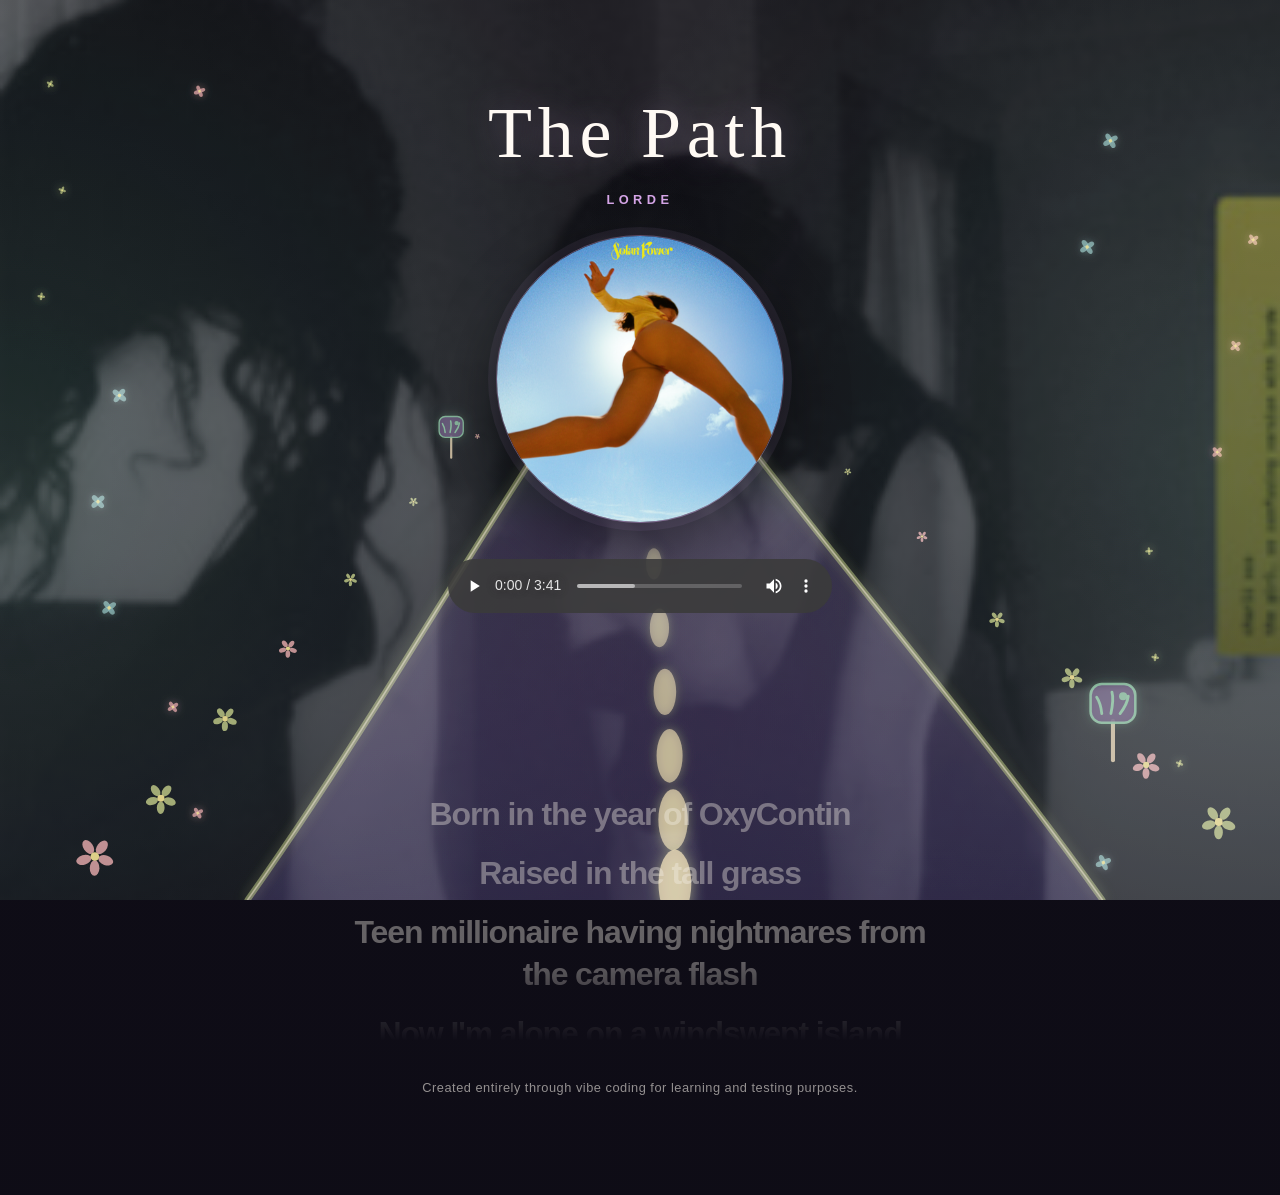
<file: index.html>
<!DOCTYPE html>
<html lang="en">
<head>
    <meta charset="UTF-8">
    <meta name="viewport" content="width=device-width, initial-scale=1">
    <title>The Path</title>
    <link rel="stylesheet" href="styles.css">
</head>
<body>
<canvas id="lyric-vj" aria-hidden="true"></canvas>
<h1>The Path</h1>
<h2>Lorde</h2>
<div class="album-visualizer">
    <canvas id="audio-visualizer" aria-hidden="true"></canvas>
    <img id="album-art" src="Lorde.png" alt="Lorde" width="300" height="300">
</div>

<audio id="music-player" controls preload="metadata" aria-label="Play The Path by Lorde">
    <source src="Lorde%20-%20The%20Path.mp3" type="audio/mpeg">
    Your browser does not support audio playback.
</audio>

<section class="lyrics" aria-label="Lyrics. Select a line to jump to that part of the song.">
    <div class="lyrics-viewport" id="lyrics-viewport">
        <div class="lyrics-track">
            <button class="lyric-line" type="button" data-time="21.47">Born in the year of OxyContin</button>
            <button class="lyric-line" type="button" data-time="25.82">Raised in the tall grass</button>
            <button class="lyric-line" type="button" data-time="31.73">Teen millionaire having nightmares from the camera flash</button>
            <button class="lyric-line" type="button" data-time="42.22">Now I'm alone on a windswept island</button>
            <button class="lyric-line" type="button" data-time="46.51">Caught in the complex divorce of the seasons</button>
            <button class="lyric-line" type="button" data-time="52.49">Won't take the call if it's the label or the radio</button>
            <button class="lyric-line" type="button" data-time="84.01">Arm in a cast at the museum gala</button>
            <button class="lyric-line" type="button" data-time="88.43">Fork in my purse to take home to my mother</button>
            <button class="lyric-line" type="button" data-time="94.47">Supermodels all dancing 'round a pharaoh's tomb</button>
            <button class="lyric-line" type="button" data-time="102.25">Now if you're looking for a saviour, well, that's not me</button>
            <button class="lyric-line" type="button" data-time="112.62">You need someone to take your pain for you?</button>
            <button class="lyric-line" type="button" data-time="118.62">Well, that's not me</button>
            <button class="lyric-line" type="button" data-time="124.48">'Cause we are all broken and sad</button>
            <button class="lyric-line" type="button" data-time="128.39">Where arе the dreams that we had?</button>
            <button class="lyric-line" type="button" data-time="130.80">Can't find thе dreams that we had</button>
            <button class="lyric-line" type="button" data-time="135.13">Ah-ah-ah, ah-ah-ah, ah-ah</button>
            <button class="lyric-line" type="button" data-time="143.37">Let's hope the sun will show us the path, path</button>
            <button class="lyric-line" type="button" data-time="154.06">Let's hope the sun will show us the path, path</button>
            <button class="lyric-line" type="button" data-time="164.19">I just hope the sun will show us the path</button>
            <button class="lyric-line" type="button" data-time="167.82">Saviour is not me</button>
            <button class="lyric-line" type="button" data-time="174.58">I just hope the sun will show us the path</button>
            <button class="lyric-line" type="button" data-time="178.28">Saviour is not me</button>
            <button class="lyric-line" type="button" data-time="184.96">I just hope the sun will show us the path, path</button>
            <button class="lyric-line" type="button" data-time="198.63">Path</button>
        </div>
    </div>
</section>

<footer class="site-note">
    Created entirely through vibe coding for learning and testing purposes.
</footer>

<script>
    const player = document.querySelector("#music-player");
    const albumArt = document.querySelector("#album-art");
    const lyricVj = document.querySelector("#lyric-vj");
    const lyricVjContext = lyricVj.getContext("2d");
    const previousVjFrame = document.createElement("canvas");
    const previousVjContext = previousVjFrame.getContext("2d");
    const visualizer = document.querySelector("#audio-visualizer");
    const visualizerContext = visualizer.getContext("2d");
    const lyricsViewport = document.querySelector("#lyrics-viewport");
    const lyricLines = document.querySelectorAll(".lyric-line");
    const reduceMotion = window.matchMedia("(prefers-reduced-motion: reduce)");
    let activeLyricIndex = -1;
    let audioContext;
    let analyser;
    let frequencyData = new Uint8Array(128);
    let animationFrame;
    let vjTransitionStarted = 0;
    let smoothedVjEnergy = 0;

    function resizeVisualizer() {
        const pixelRatio = window.devicePixelRatio || 1;
        const vjWidth = window.innerWidth;
        const vjHeight = window.innerHeight;
        lyricVj.width = Math.round(vjWidth * pixelRatio);
        lyricVj.height = Math.round(vjHeight * pixelRatio);
        lyricVjContext.setTransform(pixelRatio, 0, 0, pixelRatio, 0, 0);
        previousVjFrame.width = lyricVj.width;
        previousVjFrame.height = lyricVj.height;

        const bounds = visualizer.getBoundingClientRect();
        visualizer.width = Math.round(bounds.width * pixelRatio);
        visualizer.height = Math.round(bounds.height * pixelRatio);
        visualizerContext.setTransform(pixelRatio, 0, 0, pixelRatio, 0, 0);
    }

    function drawJourneyRoad(ctx, width, height, time, energy, palette) {
        const horizon = height * 0.36;
        const travel = (time * 0.2) % 1;
        const bend = Math.sin(time * 0.11) * width * 0.035;
        const centerAt = (depth) => width * 0.5
            + bend * depth
            + Math.sin(depth * 2 + time * 0.07) * width * 0.025 * depth;
        const roadHalfWidth = (depth) => width * (0.014 + depth * 0.32);
        const roadPoint = (depth, side) => ({
            x: centerAt(depth) + side * roadHalfWidth(depth),
            y: horizon + (height - horizon) * depth
        });

        ctx.save();
        ctx.beginPath();
        for (let step = 0; step <= 24; step += 1) {
            const point = roadPoint(step / 24, -1);
            if (step === 0) {
                ctx.moveTo(point.x, point.y);
            } else {
                ctx.lineTo(point.x, point.y);
            }
        }
        for (let step = 24; step >= 0; step -= 1) {
            const point = roadPoint(step / 24, 1);
            ctx.lineTo(point.x, point.y);
        }
        ctx.closePath();
        const roadPaint = ctx.createLinearGradient(0, horizon, 0, height);
        roadPaint.addColorStop(0, `rgba(${palette[0]}, 0.12)`);
        roadPaint.addColorStop(0.35, "rgba(91, 77, 117, 0.48)");
        roadPaint.addColorStop(1, "rgba(47, 41, 71, 0.76)");
        ctx.fillStyle = roadPaint;
        ctx.fill();

        ctx.lineCap = "round";
        for (const side of [-1, 1]) {
            ctx.beginPath();
            for (let step = 0; step <= 24; step += 1) {
                const point = roadPoint(step / 24, side);
                if (step === 0) {
                    ctx.moveTo(point.x, point.y);
                } else {
                    ctx.lineTo(point.x, point.y);
                }
            }
            ctx.strokeStyle = `rgba(${palette[1]}, ${0.52 + energy * 0.12})`;
            ctx.lineWidth = 6;
            ctx.shadowColor = `rgba(${palette[1]}, 0.46)`;
            ctx.shadowBlur = 14;
            ctx.stroke();
            ctx.strokeStyle = "rgba(255, 246, 222, 0.56)";
            ctx.lineWidth = 1.5;
            ctx.stroke();
        }

        ctx.shadowBlur = 0;
        for (let marker = 0; marker < 9; marker += 1) {
            const depth = (marker / 9 + travel) % 1;
            const point = roadPoint(depth, 0);
            const dashLength = 3 + depth * height * 0.075;
            const dashWidth = 1.5 + depth * width * 0.012;
            ctx.beginPath();
            ctx.ellipse(point.x, point.y, dashWidth, dashLength / 2, 0, 0, Math.PI * 2);
            ctx.fillStyle = `rgba(255, 239, 198, ${0.22 + depth * 0.58})`;
            ctx.shadowColor = `rgba(${palette[1]}, 0.7)`;
            ctx.shadowBlur = 3 + depth * 10;
            ctx.fill();
        }
        ctx.shadowBlur = 0;

        for (let marker = 0; marker < 16; marker += 1) {
            const depth = (marker / 16 + travel * 0.62) % 1;
            const side = marker % 2 === 0 ? -1 : 1;
            const x = centerAt(depth) + side * (roadHalfWidth(depth) + width * (0.035 + depth * 0.11));
            const y = horizon + (height - horizon) * depth;
            const scale = 0.16 + depth * 1.7;
            const bob = Math.sin(time * 0.72 + marker * 1.4) * (2 + depth * 9);
            const flowerRadius = 3 + scale * 3.5;

            ctx.save();
            ctx.translate(x, y + bob);
            ctx.scale(scale, scale);
            ctx.fillStyle = marker % 3 === 0 ? "rgba(255, 190, 189, 0.8)" : `rgba(${palette[1]}, 0.82)`;
            for (let petal = 0; petal < 5; petal += 1) {
                const angle = petal / 5 * Math.PI * 2 + time * 0.22;
                ctx.beginPath();
                ctx.ellipse(
                    Math.cos(angle) * flowerRadius * 0.72,
                    Math.sin(angle) * flowerRadius * 0.72,
                    flowerRadius * 0.48,
                    flowerRadius * 0.3,
                    angle,
                    0,
                    Math.PI * 2
                );
                ctx.fill();
            }
            ctx.beginPath();
            ctx.arc(0, 0, flowerRadius * 0.27, 0, Math.PI * 2);
            ctx.fillStyle = "rgba(255, 239, 160, 0.95)";
            ctx.fill();
            ctx.restore();
        }

        const encounter = activeLyricIndex < 2 ? "grass"
            : activeLyricIndex === 2 ? "flash"
                : activeLyricIndex <= 4 ? "island"
                    : activeLyricIndex === 5 ? "radio"
                        : activeLyricIndex === 6 ? "museum"
                            : activeLyricIndex === 7 ? "basket"
                                : activeLyricIndex === 8 ? "pyramid"
                                    : activeLyricIndex <= 11 ? "rain"
                                        : activeLyricIndex <= 15 ? "dream"
                                            : "sun";
        const encounterColor = encounter === "flash" || encounter === "sun"
            ? "255, 218, 142"
            : encounter === "island" || encounter === "grass"
                ? "144, 203, 164"
                : encounter === "dream"
                    ? "222, 172, 238"
                    : "255, 190, 189";

        for (let sign = 0; sign < 2; sign += 1) {
            const depth = (sign * 0.52 + travel * 0.46 + 0.08) % 1;
            const side = sign === 0 ? -1 : 1;
            const scale = 0.35 + depth * 0.9;
            const groundY = horizon + (height - horizon) * depth;
            const signX = centerAt(depth) + side * (
                roadHalfWidth(depth) + width * (0.055 + depth * 0.055)
            );
            const boardSize = 29 * scale;
            const boardY = groundY - 47 * scale;
            const bob = Math.sin(time * 0.55 + sign * 2) * (2 + depth * 5);

            ctx.save();
            ctx.translate(signX, boardY + bob);
            ctx.scale(scale, scale);
            ctx.strokeStyle = "rgba(255, 234, 196, 0.8)";
            ctx.lineWidth = 4;
            ctx.beginPath();
            ctx.moveTo(0, 16);
            ctx.lineTo(0, 55);
            ctx.stroke();
            ctx.beginPath();
            ctx.roundRect(-22, -20, 44, 38, 11);
            ctx.fillStyle = "rgba(92, 75, 109, 0.86)";
            ctx.shadowColor = `rgba(${encounterColor}, 0.42)`;
            ctx.shadowBlur = 12;
            ctx.fill();
            ctx.shadowBlur = 0;
            ctx.strokeStyle = `rgba(${encounterColor}, 0.88)`;
            ctx.lineWidth = 2.5;
            ctx.stroke();
            ctx.strokeStyle = `rgba(${encounterColor}, 0.95)`;
            ctx.fillStyle = `rgba(${encounterColor}, 0.88)`;
            ctx.lineWidth = 2.8;
            ctx.lineCap = "round";
            ctx.lineJoin = "round";
            ctx.beginPath();

            if (encounter === "grass") {
                ctx.moveTo(-11, 9);
                ctx.quadraticCurveTo(-12, -1, -16, -7);
                ctx.moveTo(-2, 9);
                ctx.quadraticCurveTo(1, -5, -1, -12);
                ctx.moveTo(7, 9);
                ctx.quadraticCurveTo(14, 0, 15, -8);
                ctx.stroke();
                ctx.beginPath();
                ctx.arc(10, -8, 4, 0, Math.PI * 2);
                ctx.fill();
            } else if (encounter === "flash") {
                ctx.moveTo(0, -14);
                ctx.lineTo(3, -5);
                ctx.lineTo(12, -3);
                ctx.lineTo(4, 2);
                ctx.lineTo(6, 12);
                ctx.lineTo(-1, 5);
                ctx.lineTo(-10, 10);
                ctx.lineTo(-6, 1);
                ctx.lineTo(-13, -5);
                ctx.lineTo(-4, -6);
                ctx.closePath();
                ctx.fill();
            } else if (encounter === "island") {
                ctx.moveTo(-15, 8);
                ctx.quadraticCurveTo(0, 2, 15, 8);
                ctx.moveTo(0, 7);
                ctx.lineTo(2, -11);
                ctx.moveTo(2, -9);
                ctx.quadraticCurveTo(7, -15, 12, -12);
                ctx.moveTo(2, -8);
                ctx.quadraticCurveTo(-5, -14, -9, -12);
                ctx.stroke();
            } else if (encounter === "radio") {
                ctx.moveTo(-13, 5);
                ctx.quadraticCurveTo(-16, 0, -12, -4);
                ctx.lineTo(-7, -8);
                ctx.quadraticCurveTo(-4, -10, -2, -6);
                ctx.lineTo(1, -1);
                ctx.quadraticCurveTo(3, 2, 0, 5);
                ctx.quadraticCurveTo(6, 13, 12, 7);
                ctx.lineTo(15, 4);
                ctx.quadraticCurveTo(18, 1, 15, -2);
                ctx.lineTo(10, -6);
                ctx.stroke();
            } else if (encounter === "museum") {
                for (const columnX of [-10, 0, 10]) {
                    ctx.moveTo(columnX, -4);
                    ctx.lineTo(columnX, 10);
                }
                ctx.moveTo(-15, -7);
                ctx.lineTo(0, -14);
                ctx.lineTo(15, -7);
                ctx.moveTo(-15, 12);
                ctx.lineTo(15, 12);
                ctx.stroke();
            } else if (encounter === "basket") {
                ctx.moveTo(-13, -3);
                ctx.lineTo(13, -3);
                ctx.lineTo(10, 10);
                ctx.lineTo(-10, 10);
                ctx.closePath();
                ctx.moveTo(-7, -4);
                ctx.quadraticCurveTo(0, -16, 7, -4);
                ctx.stroke();
            } else if (encounter === "pyramid") {
                ctx.moveTo(-14, 10);
                ctx.lineTo(0, -13);
                ctx.lineTo(14, 10);
                ctx.closePath();
                ctx.moveTo(0, -13);
                ctx.lineTo(2, 10);
                ctx.stroke();
            } else if (encounter === "rain") {
                ctx.arc(-3, -5, 8, Math.PI, 0);
                ctx.arc(5, -5, 6, Math.PI, 0);
                ctx.moveTo(-7, -5);
                ctx.lineTo(11, -5);
                ctx.moveTo(-5, 0);
                ctx.lineTo(-8, 7);
                ctx.moveTo(4, 0);
                ctx.lineTo(1, 7);
                ctx.stroke();
            } else if (encounter === "dream") {
                ctx.moveTo(0, -14);
                ctx.lineTo(4, -4);
                ctx.lineTo(14, 0);
                ctx.lineTo(4, 4);
                ctx.lineTo(0, 14);
                ctx.lineTo(-4, 4);
                ctx.lineTo(-14, 0);
                ctx.lineTo(-4, -4);
                ctx.closePath();
                ctx.fill();
            } else {
                ctx.arc(0, 0, 8, 0, Math.PI * 2);
                ctx.fill();
                ctx.moveTo(0, -16);
                ctx.lineTo(0, -12);
                ctx.moveTo(0, 12);
                ctx.lineTo(0, 16);
                ctx.moveTo(-16, 0);
                ctx.lineTo(-12, 0);
                ctx.moveTo(12, 0);
                ctx.lineTo(16, 0);
                ctx.stroke();
            }
            ctx.restore();
        }

        ctx.restore();
    }

    function drawLyricVj() {
        const width = window.innerWidth;
        const height = window.innerHeight;
        const time = performance.now() / 1000;
        const rawEnergy = frequencyData.reduce((sum, value) => sum + value, 0)
            / frequencyData.length / 255;
        smoothedVjEnergy += (rawEnergy - smoothedVjEnergy) * 0.035;
        const energy = smoothedVjEnergy;
        const ctx = lyricVjContext;
        const palette = activeLyricIndex >= 16
            ? ["188, 151, 230", "255, 193, 219"]
            : activeLyricIndex >= 12
                ? ["188, 151, 230", "255, 193, 219"]
                : activeLyricIndex === 8
                    ? ["243, 151, 103", "255, 218, 143"]
                    : activeLyricIndex === 6
                        ? ["181, 162, 222", "255, 192, 171"]
                        : activeLyricIndex === 2
                            ? ["255, 197, 157", "255, 240, 178"]
                            : ["129, 194, 165", "210, 220, 150"];

        ctx.clearRect(0, 0, width, height);
        for (const side of [0, 1]) {
            const glowX = side === 0 ? 0 : width;
            const glow = ctx.createRadialGradient(glowX, height * 0.52, 0, glowX, height * 0.52, width * 0.58);
            glow.addColorStop(0, `rgba(${palette[0]}, ${0.2 + energy * 0.1})`);
            glow.addColorStop(0.48, `rgba(${palette[0]}, ${0.1 + energy * 0.06})`);
            glow.addColorStop(1, `rgba(${palette[0]}, 0)`);
            ctx.fillStyle = glow;
            ctx.fillRect(0, 0, width, height);
        }

        drawJourneyRoad(ctx, width, height, time, energy, palette);

        if (activeLyricIndex === 1) {
            for (let side = 0; side < 2; side += 1) {
                for (let blade = 0; blade < 22; blade += 1) {
                    const x = side === 0
                        ? 12 + blade * width * 0.018
                        : width - 12 - blade * width * 0.018;
                    const sway = Math.sin(time * 0.75 + blade * 0.32 + side) * 42;
                    ctx.beginPath();
                    ctx.moveTo(x, height);
                    ctx.quadraticCurveTo(x + sway * 0.4, height * 0.78, x + sway, height * (0.49 + (blade % 5) * 0.055));
                    ctx.strokeStyle = `rgba(${palette[0]}, ${0.42 + energy * 0.3})`;
                    ctx.lineWidth = blade % 4 === 0 ? 3 : 1.8;
                    ctx.stroke();
                }
            }
        } else if (activeLyricIndex === 2) {
            const flash = 0.42 + (0.5 + Math.sin(time * 0.7)) * 0.2 + energy * 0.16;
            for (const x of [width * 0.08, width * 0.92]) {
                const glow = ctx.createRadialGradient(x, height * 0.28, 0, x, height * 0.28, width * 0.32);
                glow.addColorStop(0, `rgba(${palette[1]}, ${flash})`);
                glow.addColorStop(0.35, `rgba(${palette[1]}, ${flash * 0.34})`);
                glow.addColorStop(1, `rgba(${palette[1]}, 0)`);
                ctx.fillStyle = glow;
                ctx.fillRect(0, 0, width, height * 0.65);
            }
        } else if ([3, 4].includes(activeLyricIndex)) {
            const horizon = height * 0.72;
            ctx.beginPath();
            ctx.moveTo(0, horizon);
            ctx.quadraticCurveTo(width * 0.18, horizon - height * 0.12 + Math.sin(time * 0.35) * 16, width * 0.36, horizon);
            ctx.quadraticCurveTo(width * 0.46, horizon + height * 0.06 + Math.sin(time * 0.35 + 1) * 14, width * 0.55, horizon - height * 0.01);
            ctx.lineTo(width, horizon + height * 0.08);
            ctx.strokeStyle = `rgba(${palette[0]}, ${0.55 + energy * 0.3})`;
            ctx.lineWidth = 4;
            ctx.stroke();
            for (let wave = 0; wave < 5; wave += 1) {
                const y = horizon + 18 + wave * 28;
                ctx.beginPath();
                const waveMotion = Math.sin(time * 0.65 + wave * 0.55) * 24;
                ctx.moveTo(0, y + waveMotion);
                ctx.bezierCurveTo(width * 0.25, y - waveMotion, width * 0.7, y + waveMotion, width, y - waveMotion);
                ctx.strokeStyle = `rgba(${palette[1]}, ${0.25 + energy * 0.2})`;
                ctx.lineWidth = 2 + wave % 2;
                ctx.stroke();
            }
            if (activeLyricIndex === 4) {
                for (let leaf = 0; leaf < 28; leaf += 1) {
                    const x = (leaf * 139.7 % 997) / 997 * width
                        + Math.sin(time * 0.24 + leaf * 0.8) * 34;
                    const y = (leaf * 241.3 % 991) / 991 * height
                        + Math.sin(time * 0.38 + leaf * 1.3) * 38;
                    ctx.save();
                    ctx.translate(x, y);
                    ctx.rotate(Math.sin(time * 0.42 + leaf) * 0.85 + leaf);
                    ctx.beginPath();
                    ctx.ellipse(0, 0, 2 + leaf % 3, 5 + leaf % 4, 0, 0, Math.PI * 2);
                    ctx.fillStyle = `rgba(${palette[1]}, 0.7)`;
                    ctx.fill();
                    ctx.restore();
                }
            }
        } else if (activeLyricIndex === 5) {
            for (const x of [width * 0.08, width * 0.92]) {
                for (let ring = 0; ring < 4; ring += 1) {
                    ctx.beginPath();
                    ctx.arc(x, height * 0.44, 12 + ring * 24 + Math.sin(time * 0.8 + ring * 0.5) * 10, -Math.PI * 0.42, Math.PI * 0.42);
                    ctx.strokeStyle = `rgba(${palette[0]}, ${0.72 - ring * 0.1 + energy * 0.15})`;
                    ctx.lineWidth = 4 - ring * 0.5;
                    ctx.stroke();
                }
            }
        } else if (activeLyricIndex === 6) {
            for (let side = 0; side < 2; side += 1) {
                const x = side === 0 ? width * 0.09 : width * 0.91;
                for (let column = 0; column < 3; column += 1) {
                    const columnX = x + (side === 0 ? 1 : -1) * column * 24
                        + Math.sin(time * 0.3 + column * 0.5 + side) * 5;
                    ctx.strokeStyle = `rgba(${palette[0]}, ${0.62 + energy * 0.25})`;
                    ctx.lineWidth = 2;
                    ctx.beginPath();
                    ctx.moveTo(columnX, height * 0.24);
                    ctx.lineTo(columnX, height * 0.84);
                    ctx.moveTo(columnX - 7, height * 0.24);
                    ctx.lineTo(columnX + 7, height * 0.24);
                    ctx.moveTo(columnX - 7, height * 0.84);
                    ctx.lineTo(columnX + 7, height * 0.84);
                    ctx.stroke();
                }
            }
        } else if (activeLyricIndex === 7) {
            for (const x of [width * 0.12, width * 0.88]) {
                const direction = x < width / 2 ? 1 : -1;
                ctx.strokeStyle = `rgba(${palette[1]}, ${0.74 + energy * 0.2})`;
                ctx.lineWidth = 4;
                ctx.beginPath();
                ctx.moveTo(x, height * 0.36);
                ctx.lineTo(x, height * 0.64);
                ctx.moveTo(x - 10 * direction, height * 0.36);
                ctx.lineTo(x + 10 * direction, height * 0.36);
                ctx.moveTo(x - 7 * direction, height * 0.43);
                ctx.lineTo(x - 7 * direction, height * 0.58);
                ctx.moveTo(x, height * 0.43);
                ctx.lineTo(x, height * 0.58);
                ctx.moveTo(x + 7 * direction, height * 0.43);
                ctx.lineTo(x + 7 * direction, height * 0.58);
                ctx.stroke();
            }
        } else if (activeLyricIndex === 8) {
            for (const x of [width * 0.08, width * 0.92]) {
                const size = Math.min(width * 0.18, height * 0.24)
                    * (1 + Math.sin(time * 0.6 + x) * 0.08);
                const pyramidY = height * 0.77 + Math.sin(time * 0.48 + x) * 10;
                ctx.beginPath();
                ctx.moveTo(x, pyramidY);
                ctx.lineTo(x + (x < width / 2 ? size : -size), pyramidY);
                ctx.lineTo(x, pyramidY - size * 0.82);
                ctx.closePath();
                ctx.fillStyle = `rgba(${palette[0]}, ${0.35 + energy * 0.2})`;
                ctx.fill();
                ctx.strokeStyle = `rgba(${palette[1]}, ${0.88})`;
                ctx.lineWidth = 4;
                ctx.stroke();
            }
        } else if (activeLyricIndex >= 9 && activeLyricIndex <= 11) {
            for (let drop = 0; drop < 55; drop += 1) {
                const x = (drop * 83.7 % 997) / 997 * width;
                const progress = (drop * 0.173 + time * 0.19) % 1;
                const y = progress * height;
                const visibility = Math.sin(progress * Math.PI);
                ctx.beginPath();
                ctx.moveTo(x, y);
                ctx.lineTo(x - 4, y + 20 + energy * 14);
                ctx.strokeStyle = `rgba(${palette[1]}, ${visibility * 0.6})`;
                ctx.lineWidth = 3;
                ctx.stroke();
            }
        } else if (activeLyricIndex >= 12 && activeLyricIndex <= 15) {
            for (let star = 0; star < 42; star += 1) {
                const x = (star * 127.1 % 1000) / 1000 * width;
                const y = (star * 311.7 % 1000) / 1000 * height;
                if (Math.abs(x - width / 2) < width * 0.24 && y > height * 0.25 && y < height * 0.78) {
                    continue;
                }
                const twinkle = 0.62 + 0.38 * Math.sin(time * (0.32 + star % 4 * 0.08) + star);
                const driftX = Math.sin(time * 0.18 + star * 0.7) * 22;
                const driftY = Math.cos(time * 0.16 + star * 0.55) * 18;
                ctx.beginPath();
                ctx.arc(x + driftX, y + driftY, 2 + energy * 3 + (star % 3) * 0.7, 0, Math.PI * 2);
                ctx.fillStyle = `rgba(${palette[1]}, ${twinkle * 0.82})`;
                ctx.fill();
            }
        } else if (activeLyricIndex >= 16) {
            const sunX = width * (0.5 + Math.sin(time * 0.12) * 0.025);
            const sunY = height * (0.22 + Math.sin(time * 0.3) * 0.035);
            const sunRadius = Math.min(width, height) * (0.045 + energy * 0.012 + Math.sin(time * 0.42) * 0.004);
            const sunGlow = ctx.createRadialGradient(sunX, sunY, sunRadius * 0.2, sunX, sunY, sunRadius * 5);
            sunGlow.addColorStop(0, `rgba(${palette[1]}, ${0.65 + energy * 0.25})`);
            sunGlow.addColorStop(0.32, `rgba(${palette[0]}, ${0.3 + energy * 0.18})`);
            sunGlow.addColorStop(1, `rgba(${palette[0]}, 0)`);
            ctx.fillStyle = sunGlow;
            ctx.fillRect(sunX - sunRadius * 5, sunY - sunRadius * 5, sunRadius * 10, sunRadius * 10);
            ctx.beginPath();
            ctx.arc(sunX, sunY, sunRadius, 0, Math.PI * 2);
            ctx.fillStyle = `rgba(${palette[1]}, 0.8)`;
            ctx.fill();
        } else if (activeLyricIndex === 0) {
            for (let particle = 0; particle < 18; particle += 1) {
                const x = (particle * 173.3 % 997) / 997 * width;
                const y = (particle * 251.9 % 991) / 991 * height;
                const drift = Math.sin(time * 0.35 + particle * 0.7) * 26;
                const bob = Math.cos(time * 0.28 + particle) * 22;
                ctx.beginPath();
                ctx.arc(x + drift, y + bob, 2.5 + energy * 3, 0, Math.PI * 2);
                ctx.fillStyle = `rgba(${palette[0]}, ${0.65 + energy * 0.25})`;
                ctx.shadowColor = `rgba(${palette[1]}, 0.9)`;
                ctx.shadowBlur = 12;
                ctx.fill();
            }
        }

        const floatingPetalColors = [palette[1], "255, 190, 189", "162, 211, 207"];
        for (let petal = 0; petal < 18; petal += 1) {
            const side = petal % 2 === 0 ? 0 : 1;
            const baseX = side === 0
                ? width * (0.035 + (Math.floor(petal / 2) % 3) * 0.055)
                : width * (0.965 - (Math.floor(petal / 2) % 3) * 0.055);
            const x = baseX + Math.sin(time * 0.2 + petal * 1.3) * 18;
            const y = height * ((petal * 0.173 + time * 0.035) % 0.92 + 0.04);
            const size = 3 + petal % 3 * 1.6;
            const color = floatingPetalColors[petal % floatingPetalColors.length];

            ctx.save();
            ctx.translate(x, y);
            ctx.rotate(Math.sin(time * 0.32 + petal) * 0.8 + time * 0.12);
            ctx.fillStyle = `rgba(${color}, 0.72)`;
            ctx.shadowColor = `rgba(${color}, 0.42)`;
            ctx.shadowBlur = 7;
            for (let lobe = 0; lobe < 4; lobe += 1) {
                ctx.beginPath();
                ctx.ellipse(
                    Math.cos(lobe * Math.PI / 2) * size * 0.62,
                    Math.sin(lobe * Math.PI / 2) * size * 0.62,
                    size * 0.68,
                    size * 0.42,
                    lobe * Math.PI / 2,
                    0,
                    Math.PI * 2
                );
                ctx.fill();
            }
            ctx.shadowBlur = 0;
            ctx.beginPath();
            ctx.arc(0, 0, size * 0.28, 0, Math.PI * 2);
            ctx.fillStyle = "rgba(255, 239, 160, 0.9)";
            ctx.fill();
            ctx.restore();
        }

        const transitionProgress = vjTransitionStarted
            ? Math.min((performance.now() - vjTransitionStarted) / 1250, 1)
            : 1;
        if (transitionProgress < 1) {
            ctx.save();
            ctx.globalAlpha = 1 - transitionProgress;
            ctx.drawImage(previousVjFrame, 0, 0, width, height);
            ctx.restore();
        } else {
            vjTransitionStarted = 0;
        }

        ctx.shadowBlur = 0;
    }

    function beginVjTransition() {
        if (reduceMotion.matches || activeLyricIndex < 0) {
            return;
        }

        previousVjContext.clearRect(0, 0, previousVjFrame.width, previousVjFrame.height);
        previousVjContext.drawImage(lyricVj, 0, 0);
        vjTransitionStarted = performance.now();
    }

    function drawVisualizer() {
        const width = visualizer.clientWidth;
        const height = visualizer.clientHeight;
        const centerX = width / 2;
        const centerY = height / 2;
        const radius = Math.min(width, height) * 0.405;
        const barCount = 96;

        visualizerContext.clearRect(0, 0, width, height);
        analyser.getByteFrequencyData(frequencyData);
        visualizerContext.lineCap = "round";
        visualizerContext.strokeStyle = "rgba(214, 166, 232, 0.86)";
        visualizerContext.shadowColor = "rgba(214, 166, 232, 0.8)";
        visualizerContext.shadowBlur = 12;

        for (let index = 0; index < barCount; index += 1) {
            const frequencyIndex = Math.floor(index / barCount * frequencyData.length * 0.72);
            const amplitude = frequencyData[frequencyIndex] / 255;
            const barLength = 3 + amplitude * Math.min(width * 0.12, 30);
            const angle = index / barCount * Math.PI * 2 - Math.PI / 2;
            const innerX = centerX + Math.cos(angle) * radius;
            const innerY = centerY + Math.sin(angle) * radius;
            const outerX = centerX + Math.cos(angle) * (radius + barLength);
            const outerY = centerY + Math.sin(angle) * (radius + barLength);

            visualizerContext.beginPath();
            visualizerContext.moveTo(innerX, innerY);
            visualizerContext.lineTo(outerX, outerY);
            visualizerContext.lineWidth = index % 3 === 0 ? 2 : 1.5;
            visualizerContext.stroke();
        }

        visualizerContext.shadowBlur = 0;
    }

    function renderVjFrame() {
        if (analyser && !player.paused) {
            drawVisualizer();
        }
        drawLyricVj();

        if (!reduceMotion.matches) {
            animationFrame = requestAnimationFrame(renderVjFrame);
        } else {
            animationFrame = 0;
        }
    }

    function startVjAnimation() {
        if (reduceMotion.matches) {
            drawLyricVj();
            return;
        }

        if (!animationFrame) {
            animationFrame = requestAnimationFrame(renderVjFrame);
        }
    }

    async function startVisualizer() {
        if (!window.AudioContext) {
            console.error("Audio visualization is unavailable because Web Audio is not supported.");
            return;
        }

        try {
            if (!audioContext) {
                audioContext = new AudioContext();
                analyser = audioContext.createAnalyser();
                analyser.fftSize = 256;
                frequencyData = new Uint8Array(analyser.frequencyBinCount);
                const source = audioContext.createMediaElementSource(player);
                source.connect(analyser);
                analyser.connect(audioContext.destination);
            }

            await audioContext.resume();
            if (player.paused) {
                return;
            }

            startVjAnimation();
        } catch (error) {
            console.error("Unable to start the audio visualizer.", error);
        }
    }

    function setPlaying(isPlaying) {
        albumArt.classList.toggle("is-playing", isPlaying);
        if (!isPlaying) {
            if (analyser) {
                frequencyData.fill(0);
            }
            visualizerContext.clearRect(0, 0, visualizer.width, visualizer.height);
        }
    }

    function updateLyrics() {
        let nextIndex = -1;
        for (let index = 0; index < lyricLines.length; index += 1) {
            if (player.currentTime < Number(lyricLines[index].dataset.time)) {
                break;
            }
            nextIndex = index;
        }

        if (nextIndex === activeLyricIndex) {
            return;
        }

        if (activeLyricIndex >= 0) {
            beginVjTransition();
            lyricLines[activeLyricIndex].classList.remove("is-active");
            lyricLines[activeLyricIndex].setAttribute("aria-pressed", "false");
        }

        if (nextIndex === -1) {
            activeLyricIndex = -1;
            return;
        }

        const activeLine = lyricLines[nextIndex];
        activeLine.classList.add("is-active");
        activeLine.setAttribute("aria-pressed", "true");
        lyricsViewport.scrollTo({
            top: activeLine.offsetTop - (lyricsViewport.clientHeight - activeLine.clientHeight) / 2,
            behavior: reduceMotion.matches ? "auto" : "smooth"
        });
        activeLyricIndex = nextIndex;
        if (reduceMotion.matches && !player.paused && frequencyData) {
            drawLyricVj();
        }
    }

    lyricLines.forEach((line) => {
        line.setAttribute("aria-pressed", "false");
        line.addEventListener("click", async () => {
            player.currentTime = Number(line.dataset.time);
            updateLyrics();

            try {
                await player.play();
            } catch (error) {
                console.error("Unable to start playback from the selected lyric.", error);
            }
        });
    });

    resizeVisualizer();
    drawLyricVj();
    startVjAnimation();
    window.addEventListener("resize", resizeVisualizer);
    player.addEventListener("play", () => {
        setPlaying(true);
        startVisualizer();
    });
    player.addEventListener("pause", () => setPlaying(false));
    player.addEventListener("ended", () => setPlaying(false));
    player.addEventListener("loadedmetadata", updateLyrics);
    player.addEventListener("timeupdate", updateLyrics);
    player.addEventListener("seeked", updateLyrics);
    reduceMotion.addEventListener("change", () => {
        if (reduceMotion.matches) {
            cancelAnimationFrame(animationFrame);
            animationFrame = 0;
            drawLyricVj();
            if (!player.paused && analyser) {
                drawVisualizer();
            }
        } else {
            startVjAnimation();
        }
        if (!player.paused && analyser) {
            startVisualizer();
        }
    });
</script>
</body>
</html>
</file>
<file: styles.css>
:root {
    color-scheme: dark;
    font-family: "Segoe UI", sans-serif;
    color: #f5f0e8;
    font-synthesis: none;
    text-rendering: optimizeLegibility;
    -webkit-font-smoothing: antialiased;
    -moz-osx-font-smoothing: grayscale;
    --accent: #d6a6e8;
}

* {
    box-sizing: border-box;
}

body {
    min-width: 320px;
    min-height: 100vh;
    margin: 0;
    display: flex;
    flex-direction: column;
    align-items: center;
    gap: 1.25rem;
    padding: clamp(2.5rem, 8vw, 6rem) 1.25rem;
    font-size: 1rem;
    line-height: 1.7;
    background:
        linear-gradient(180deg, rgb(14 12 22 / 55%), rgb(14 12 22 / 88%)),
        url("Background.png") center / cover fixed,
        #100e17;
}

#lyric-vj {
    position: fixed;
    inset: 0;
    z-index: 0;
    width: 100%;
    height: 100%;
    opacity: 0.9;
    mix-blend-mode: screen;
    filter: saturate(1.2);
    pointer-events: none;
}

body > :not(#lyric-vj) {
    position: relative;
    z-index: 1;
}

.lyrics {
    width: min(100%, 38rem);
    margin-top: 0.5rem;
}

.site-note {
    width: min(100%, 38rem);
    margin-top: 1rem;
    color: rgb(245 240 232 / 58%);
    font-size: 0.8rem;
    letter-spacing: 0.04em;
    text-align: center;
}

.lyrics-viewport {
    position: relative;
    height: min(55vh, 24rem);
    min-height: 18rem;
    overflow-y: auto;
    scrollbar-width: none;
    mask-image: linear-gradient(
        to bottom,
        transparent,
        #000 22%,
        #000 78%,
        transparent
    );
}

.lyrics-viewport::-webkit-scrollbar {
    display: none;
}

.lyrics-track {
    position: relative;
    padding: 8rem 0;
}

.lyric-line {
    display: block;
    width: 100%;
    border: 0;
    background: transparent;
    margin: 0;
    padding: 0.55rem 0.25rem;
    color: rgb(245 240 232 / 38%);
    font-family: "Segoe UI", sans-serif;
    font-size: clamp(1.3rem, 5vw, 2rem);
    font-weight: 650;
    letter-spacing: -0.035em;
    line-height: 1.3;
    text-align: center;
    cursor: pointer;
    transition: color 350ms ease, opacity 350ms ease, transform 350ms ease;
}

.lyric-line.is-active {
    color: #fffaf4;
    transform: scale(1.03);
}

.lyric-line:hover {
    color: #fffaf4;
}

h1 {
    margin: 0;
    color: #fffaf4;
    font-family: Georgia, "Times New Roman", serif;
    font-size: clamp(2.4rem, 8vw, 4.5rem);
    font-weight: 400;
    letter-spacing: 0.08em;
    line-height: 1.05;
    text-align: center;
    text-shadow: 0 0 2rem rgb(214 166 232 / 30%);
}

h2 {
    margin: 0;
    color: var(--accent);
    font-size: 0.8rem;
    font-weight: 600;
    letter-spacing: 0.35em;
    line-height: 1.2;
    text-align: center;
    text-transform: uppercase;
}

.album-visualizer {
    position: relative;
    width: min(70vw, 18rem);
    aspect-ratio: 1;
    margin: 0.5rem 0 1rem;
}

#audio-visualizer {
    position: absolute;
    inset: -12%;
    width: 124%;
    height: 124%;
    pointer-events: none;
}

img {
    display: block;
    position: relative;
    z-index: 1;
    width: 100%;
    height: auto;
    aspect-ratio: 1;
    margin: 0;
    border: 1px solid rgb(214 166 232 / 38%);
    border-radius: 50%;
    object-fit: cover;
    box-shadow: 0 0 0 0.5rem rgb(214 166 232 / 7%), 0 1.5rem 4rem rgb(0 0 0 / 45%);
}

img.is-playing {
    animation: album-spin 12s linear infinite;
}

audio {
    width: min(100%, 24rem);
    margin: 0 0 1rem;
}

@keyframes album-spin {
    to {
        transform: rotate(360deg);
    }
}

:focus-visible {
    outline: 2px solid var(--accent);
    outline-offset: 3px;
}

::selection {
    color: #100e17;
    background: var(--accent);
}

@media (prefers-reduced-motion: reduce) {
    *,
    *::before,
    *::after {
        scroll-behavior: auto !important;
    }

    img.is-playing {
        animation: none;
    }

    .lyric-line {
        transition: none;
    }
}
</file>
